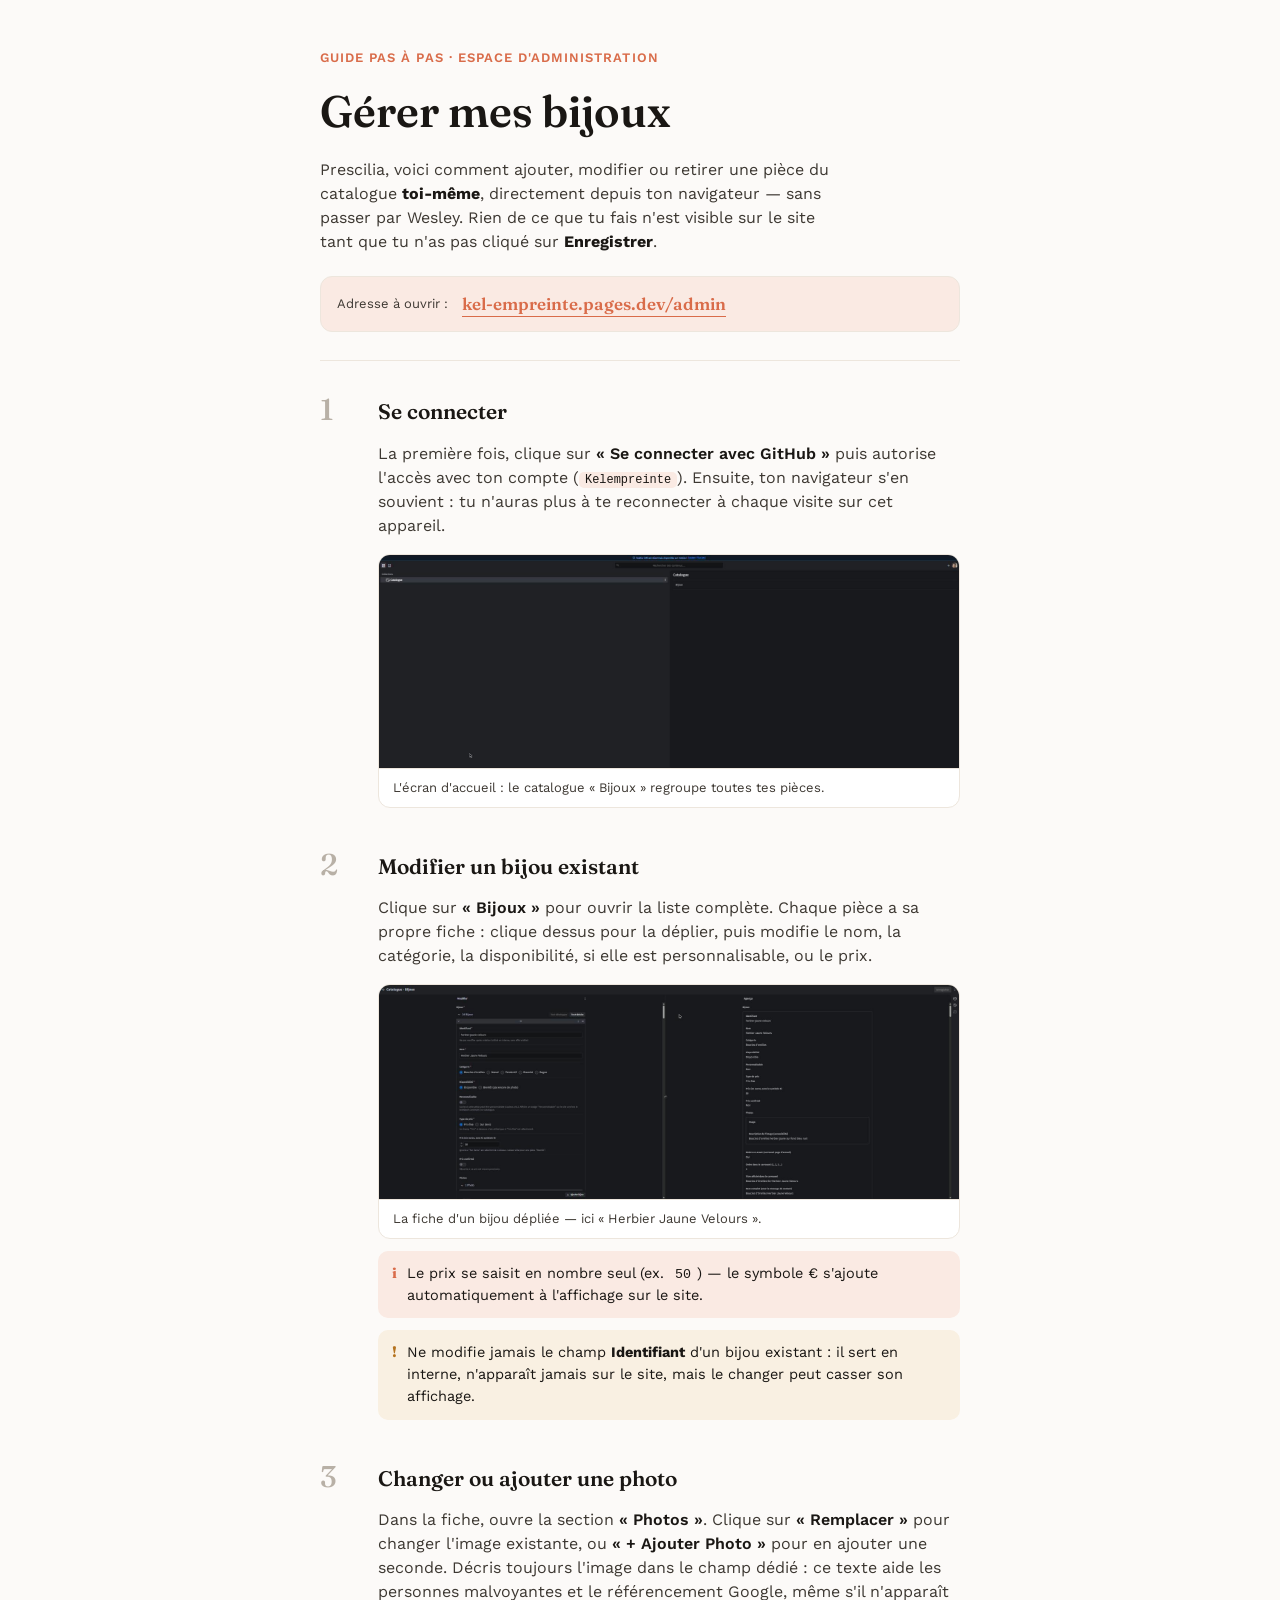
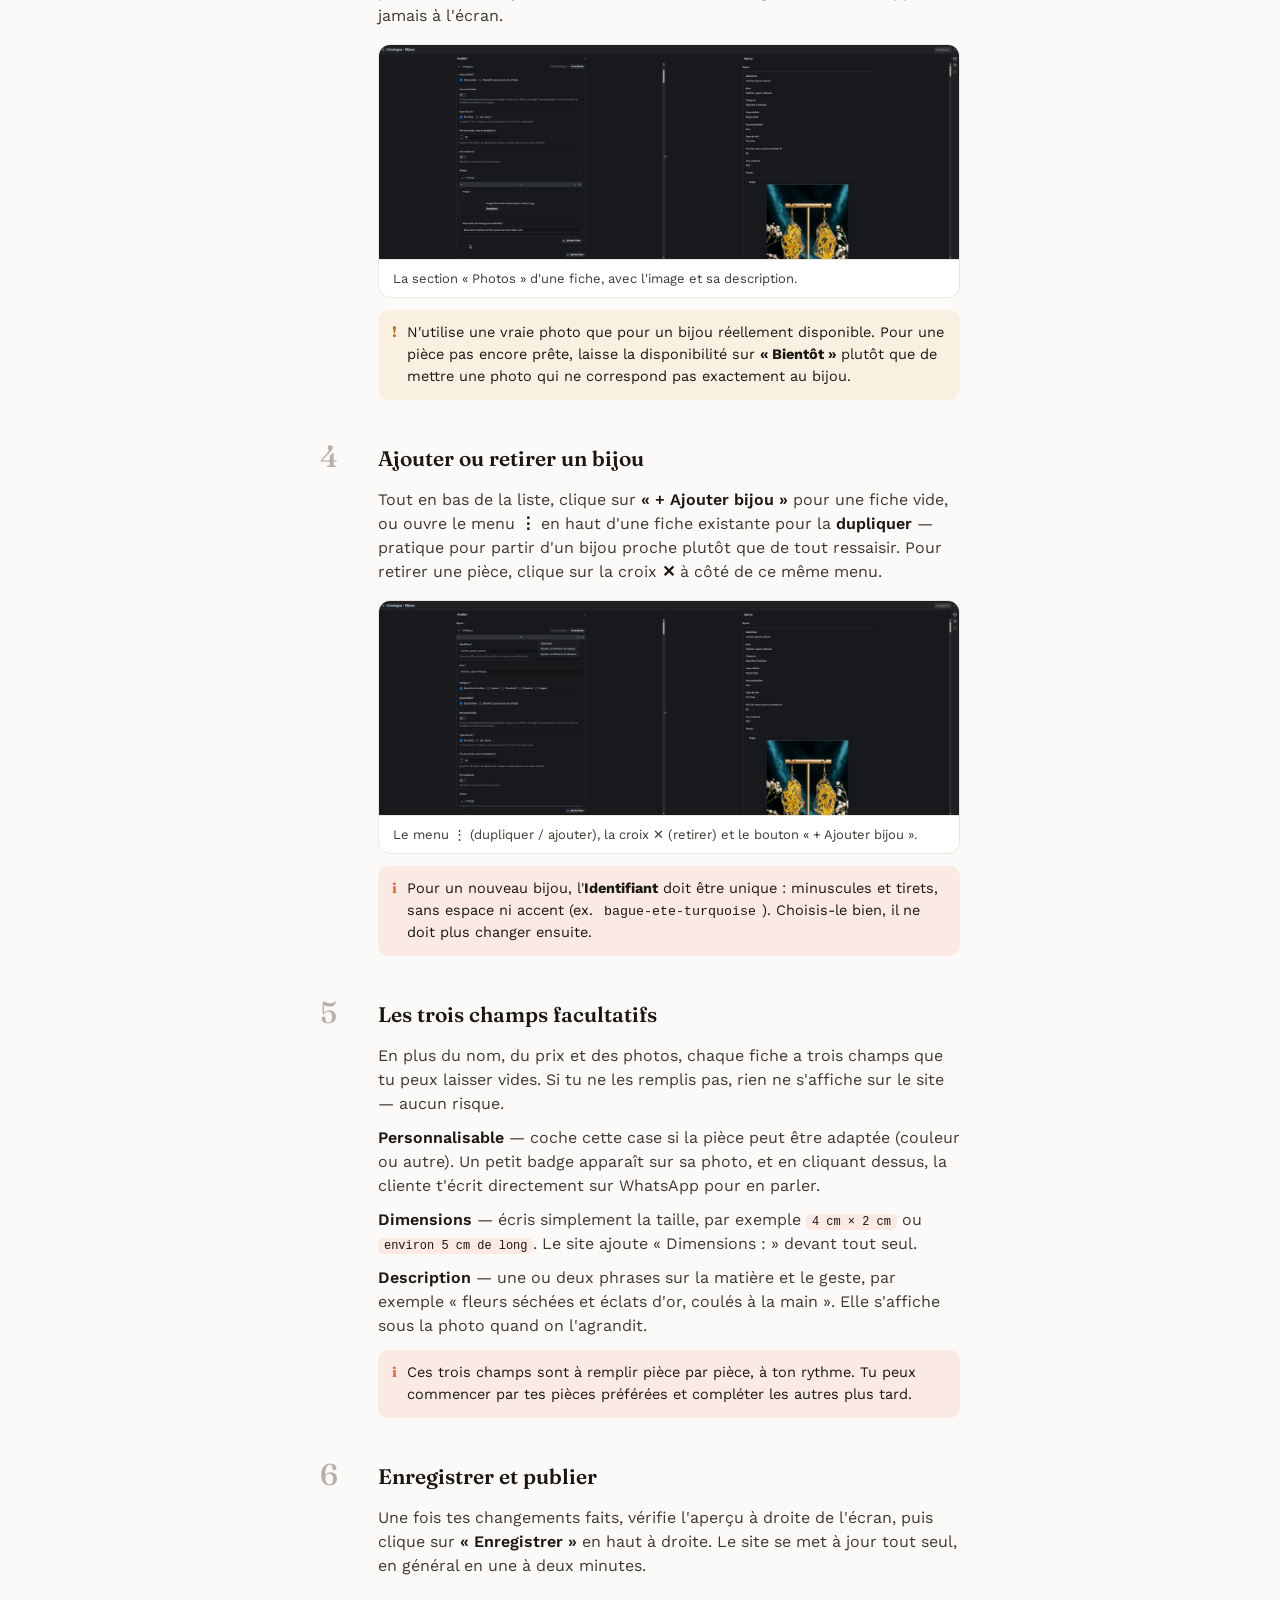
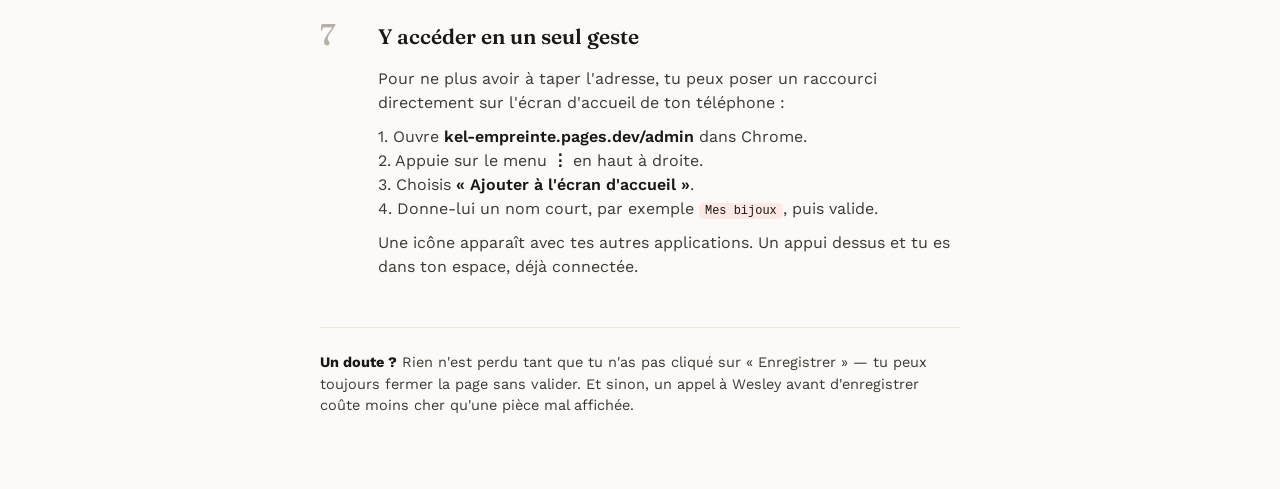
<file: admin/guide.html>
﻿<!DOCTYPE html>
<html lang="fr">
<head>
<meta charset="UTF-8">
<meta name="viewport" content="width=device-width, initial-scale=1.0">
<meta name="robots" content="noindex">
<title>Gérer mes bijoux</title>
<link rel="stylesheet" href="https://fonts.googleapis.com/css2?family=Fraunces:opsz,wght@9..144,500;9..144,600;9..144,700&family=Work+Sans:wght@400;500;600&display=swap">
<style>
  :root {
    --ink: #1A1714;
    --ink-soft: #3D3832;
    --paper: #FCFAF8;
    --card: #ffffff;
    --line: #EDE6DD;
    --accent: #D96C4A;
    --accent-soft: #FAEAE3;
    --warn: #B5731F;
    --warn-soft: #F9F0E2;
    --step-num: #B8B0A6;
  }
  @media (prefers-color-scheme: dark) {
    :root:not([data-theme="light"]) {
      --ink: #F5F0EB;
      --ink-soft: #B8B0A6;
      --paper: #1A1714;
      --card: #262220;
      --line: #3D3832;
      --accent: #E89274;
      --accent-soft: #3A2A23;
      --warn: #D9A55E;
      --warn-soft: #3A3122;
      --step-num: #56493D;
    }
  }
  :root[data-theme="dark"] {
    --ink: #F5F0EB;
    --ink-soft: #B8B0A6;
    --paper: #1A1714;
    --card: #262220;
    --line: #3D3832;
    --accent: #E89274;
    --accent-soft: #3A2A23;
    --warn: #D9A55E;
    --warn-soft: #3A3122;
    --step-num: #56493D;
  }

  * { box-sizing: border-box; }
  body {
    background: var(--paper);
    color: var(--ink);
    font-family: 'Work Sans', sans-serif;
    line-height: 1.5;
  }
  h1, h2 {
    font-family: 'Fraunces', serif;
    text-wrap: balance;
    margin: 0;
  }
  .wrap {
    max-width: 640px;
    margin: 0 auto;
    padding-block: 40px 64px;
  }

  header.hero {
    padding-bottom: 28px;
    border-bottom: 1px solid var(--line);
    margin-bottom: 32px;
  }
  .eyebrow {
    font-size: 13px;
    letter-spacing: 0.08em;
    text-transform: uppercase;
    color: var(--accent);
    font-weight: 600;
    margin-bottom: 10px;
  }
  h1 { font-size: clamp(32px, 7vw, 44px); font-weight: 600; }
  .intro {
    margin-top: 14px;
    color: var(--ink-soft);
    font-size: 16px;
    max-width: 52ch;
  }
  .intro strong { color: var(--ink); }

  .access {
    margin-top: 22px;
    display: flex;
    flex-wrap: wrap;
    align-items: center;
    gap: 10px 14px;
    background: var(--accent-soft);
    border: 1px solid var(--line);
    border-radius: 12px;
    padding: 14px 16px;
  }
  .access .label { font-size: 13px; color: var(--ink-soft); }
  .access a {
    font-family: 'Fraunces', serif;
    font-size: 17px;
    font-weight: 600;
    color: var(--accent);
    text-decoration: none;
    border-bottom: 1px solid currentColor;
  }

  .step {
    display: grid;
    grid-template-columns: 40px 1fr;
    gap: 4px 18px;
    margin-bottom: 40px;
  }
  .step-num {
    font-family: 'Fraunces', serif;
    font-size: 30px;
    font-weight: 500;
    color: var(--step-num);
    line-height: 1.1;
    grid-row: span 2;
  }
  .step h2 { font-size: 21px; font-weight: 600; padding-top: 3px; }
  .step-body { grid-column: 2; }
  .step-body p { margin: 10px 0 0; color: var(--ink-soft); }
  .step-body p strong { color: var(--ink); font-weight: 600; }
  .step-body code {
    background: var(--accent-soft);
    color: var(--ink);
    padding: 1px 6px;
    border-radius: 5px;
    font-size: 0.92em;
  }

  figure {
    margin: 16px 0 0;
    border: 1px solid var(--line);
    border-radius: 12px;
    overflow: hidden;
    background: var(--card);
  }
  figure img { display: block; width: 100%; }
  figcaption {
    padding: 9px 14px;
    font-size: 13px;
    color: var(--ink-soft);
    border-top: 1px solid var(--line);
  }

  .tip, .warn {
    margin-top: 12px;
    border-radius: 10px;
    padding: 12px 14px;
    font-size: 14.5px;
    display: flex;
    gap: 10px;
  }
  .tip { background: var(--accent-soft); color: var(--ink); }
  .warn { background: var(--warn-soft); color: var(--ink); }
  .tip .mark, .warn .mark { flex-shrink: 0; font-family: 'Fraunces', serif; font-weight: 700; }
  .tip .mark { color: var(--accent); }
  .warn .mark { color: var(--warn); }

  footer.closing {
    margin-top: 48px;
    padding-top: 24px;
    border-top: 1px solid var(--line);
    display: flex;
    gap: 12px;
    align-items: flex-start;
  }
  footer.closing p { margin: 0; color: var(--ink-soft); font-size: 14.5px; }
  footer.closing strong { color: var(--ink); }

  @media (max-width: 480px) {
    .step { grid-template-columns: 30px 1fr; gap: 2px 12px; }
    .step-num { font-size: 24px; }
  }
</style>
</head>
<body>
<div class="wrap">

  <header class="hero">
    <div class="eyebrow">Guide pas à pas · espace d'administration</div>
    <h1>Gérer mes bijoux</h1>
    <p class="intro">
      Prescilia, voici comment ajouter, modifier ou retirer une pièce du catalogue
      <strong>toi-même</strong>, directement depuis ton navigateur — sans passer par Wesley.
      Rien de ce que tu fais n'est visible sur le site tant que tu n'as pas cliqué sur
      <strong>Enregistrer</strong>.
    </p>
    <div class="access">
      <span class="label">Adresse à ouvrir :</span>
      <a href="https://kel-empreinte.pages.dev/admin/" target="_blank" rel="noopener">kel-empreinte.pages.dev/admin</a>
    </div>
  </header>

  <div class="step">
    <div class="step-num">1</div>
    <h2>Se connecter</h2>
    <div class="step-body">
      <p>
        La première fois, clique sur <strong>« Se connecter avec GitHub »</strong> puis autorise
        l'accès avec ton compte (<code>Kelempreinte</code>). Ensuite, ton navigateur s'en souvient :
        tu n'auras plus à te reconnecter à chaque visite sur cet appareil.
      </p>
      <figure>
        <img src="[data-uri]" alt="Écran d'accueil de l'espace admin, avec le catalogue Bijoux" loading="lazy">
        <figcaption>L'écran d'accueil : le catalogue « Bijoux » regroupe toutes tes pièces.</figcaption>
      </figure>
    </div>
  </div>

  <div class="step">
    <div class="step-num">2</div>
    <h2>Modifier un bijou existant</h2>
    <div class="step-body">
      <p>
        Clique sur <strong>« Bijoux »</strong> pour ouvrir la liste complète. Chaque pièce a sa
        propre fiche : clique dessus pour la déplier, puis modifie le nom, la catégorie, la
        disponibilité, si elle est personnalisable, ou le prix.
      </p>
      <figure>
        <img src="[data-uri]" alt="Fiche dépliée du bijou Herbier Jaune Velours avec ses champs" loading="lazy">
        <figcaption>La fiche d'un bijou dépliée — ici « Herbier Jaune Velours ».</figcaption>
      </figure>
      <div class="tip">
        <span class="mark">i</span>
        <span>Le prix se saisit en nombre seul (ex. <code>50</code>) — le symbole € s'ajoute
        automatiquement à l'affichage sur le site.</span>
      </div>
      <div class="warn">
        <span class="mark">!</span>
        <span>Ne modifie jamais le champ <strong>Identifiant</strong> d'un bijou existant : il
        sert en interne, n'apparaît jamais sur le site, mais le changer peut casser son
        affichage.</span>
      </div>
    </div>
  </div>

  <div class="step">
    <div class="step-num">3</div>
    <h2>Changer ou ajouter une photo</h2>
    <div class="step-body">
      <p>
        Dans la fiche, ouvre la section <strong>« Photos »</strong>. Clique sur
        <strong>« Remplacer »</strong> pour changer l'image existante, ou
        <strong>« + Ajouter Photo »</strong> pour en ajouter une seconde. Décris toujours
        l'image dans le champ dédié : ce texte aide les personnes malvoyantes et le
        référencement Google, même s'il n'apparaît jamais à l'écran.
      </p>
      <figure>
        <img src="[data-uri]" alt="Section Photos d'une fiche bijou avec les boutons Remplacer et Ajouter Photo" loading="lazy">
        <figcaption>La section « Photos » d'une fiche, avec l'image et sa description.</figcaption>
      </figure>
      <div class="warn">
        <span class="mark">!</span>
        <span>N'utilise une vraie photo que pour un bijou réellement disponible. Pour une pièce
        pas encore prête, laisse la disponibilité sur <strong>« Bientôt »</strong> plutôt que de
        mettre une photo qui ne correspond pas exactement au bijou.</span>
      </div>
    </div>
  </div>

  <div class="step">
    <div class="step-num">4</div>
    <h2>Ajouter ou retirer un bijou</h2>
    <div class="step-body">
      <p>
        Tout en bas de la liste, clique sur <strong>« + Ajouter bijou »</strong> pour une fiche
        vide, ou ouvre le menu <strong>⋮</strong> en haut d'une fiche existante pour la
        <strong>dupliquer</strong> — pratique pour partir d'un bijou proche plutôt que de tout
        ressaisir. Pour retirer une pièce, clique sur la croix <strong>✕</strong> à côté de ce
        même menu.
      </p>
      <figure>
        <img src="[data-uri]" alt="Menu d'actions d'une fiche bijou : dupliquer, ajouter au-dessus ou en dessous, et bouton Ajouter bijou" loading="lazy">
        <figcaption>Le menu ⋮ (dupliquer / ajouter), la croix ✕ (retirer) et le bouton « + Ajouter bijou ».</figcaption>
      </figure>
      <div class="tip">
        <span class="mark">i</span>
        <span>Pour un nouveau bijou, l'<strong>Identifiant</strong> doit être unique : minuscules
        et tirets, sans espace ni accent (ex. <code>bague-ete-turquoise</code>). Choisis-le bien,
        il ne doit plus changer ensuite.</span>
      </div>
    </div>
  </div>

  <div class="step">
    <div class="step-num">5</div>
    <h2>Les trois champs facultatifs</h2>
    <div class="step-body">
      <p>
        En plus du nom, du prix et des photos, chaque fiche a trois champs que tu peux laisser
        vides. Si tu ne les remplis pas, rien ne s'affiche sur le site — aucun risque.
      </p>
      <p>
        <strong>Personnalisable</strong> — coche cette case si la pièce peut être adaptée
        (couleur ou autre). Un petit badge apparaît sur sa photo, et en cliquant dessus, la
        cliente t'écrit directement sur WhatsApp pour en parler.
      </p>
      <p>
        <strong>Dimensions</strong> — écris simplement la taille, par exemple
        <code>4 cm × 2 cm</code> ou <code>environ 5 cm de long</code>. Le site ajoute
        « Dimensions : » devant tout seul.
      </p>
      <p>
        <strong>Description</strong> — une ou deux phrases sur la matière et le geste, par
        exemple « fleurs séchées et éclats d'or, coulés à la main ». Elle s'affiche sous la
        photo quand on l'agrandit.
      </p>
      <div class="tip">
        <span class="mark">i</span>
        <span>Ces trois champs sont à remplir pièce par pièce, à ton rythme. Tu peux commencer
        par tes pièces préférées et compléter les autres plus tard.</span>
      </div>
    </div>
  </div>

  <div class="step">
    <div class="step-num">6</div>
    <h2>Enregistrer et publier</h2>
    <div class="step-body">
      <p>
        Une fois tes changements faits, vérifie l'aperçu à droite de l'écran, puis clique sur
        <strong>« Enregistrer »</strong> en haut à droite. Le site se met à jour tout seul,
        en général en une à deux minutes.
      </p>
    </div>
  </div>

  <div class="step">
    <div class="step-num">7</div>
    <h2>Y accéder en un seul geste</h2>
    <div class="step-body">
      <p>
        Pour ne plus avoir à taper l'adresse, tu peux poser un raccourci directement sur
        l'écran d'accueil de ton téléphone :
      </p>
      <p>
        1. Ouvre <strong>kel-empreinte.pages.dev/admin</strong> dans Chrome.<br>
        2. Appuie sur le menu <strong>⋮</strong> en haut à droite.<br>
        3. Choisis <strong>« Ajouter à l'écran d'accueil »</strong>.<br>
        4. Donne-lui un nom court, par exemple <code>Mes bijoux</code>, puis valide.
      </p>
      <p>
        Une icône apparaît avec tes autres applications. Un appui dessus et tu es dans ton
        espace, déjà connectée.
      </p>
    </div>
  </div>

  <footer class="closing">
    <p>
      <strong>Un doute ?</strong> Rien n'est perdu tant que tu n'as pas cliqué sur
      « Enregistrer » — tu peux toujours fermer la page sans valider. Et sinon, un appel à
      Wesley avant d'enregistrer coûte moins cher qu'une pièce mal affichée.
    </p>
  </footer>

</div>
</body>
</html>
</file>
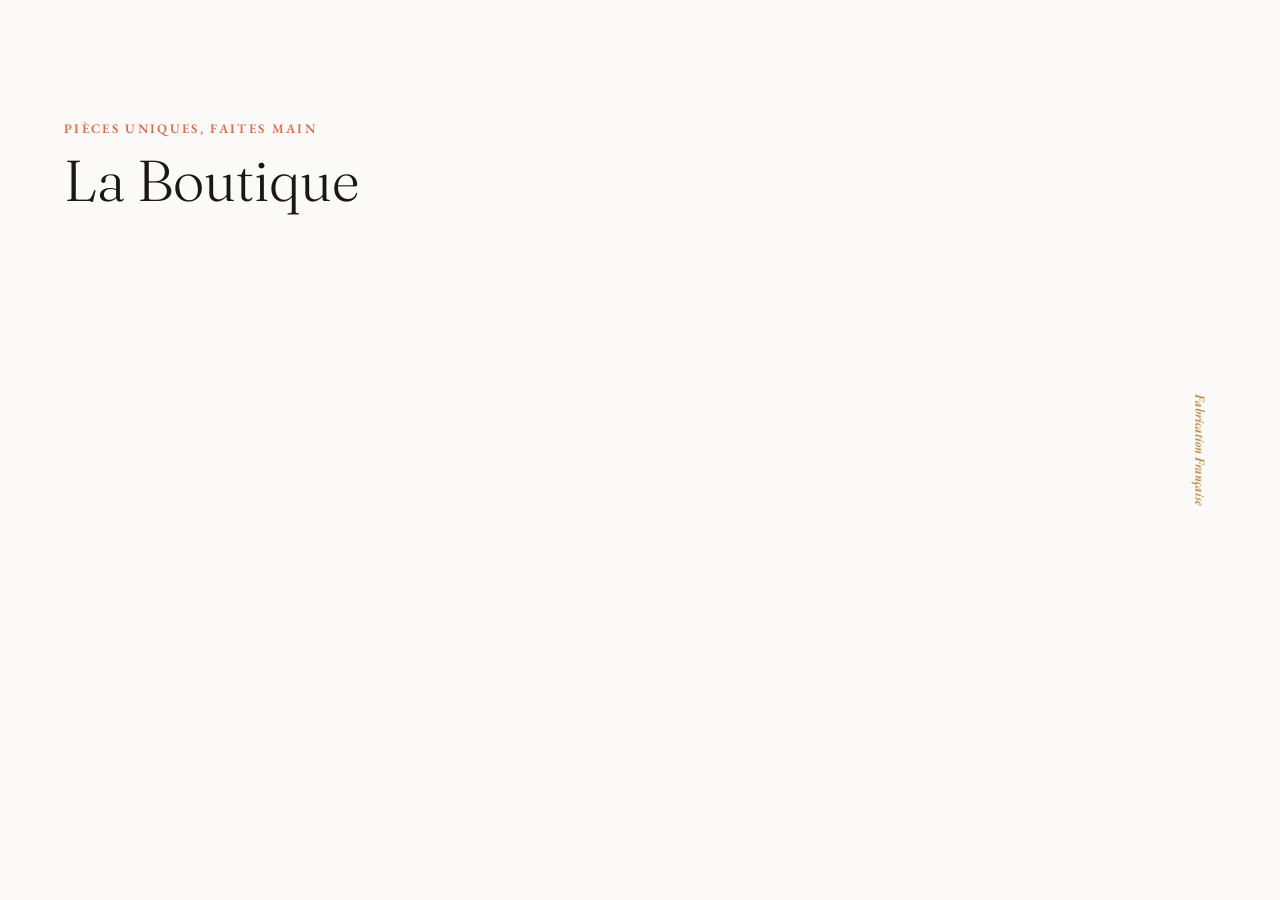
<file: templates/boutique.html>
<!DOCTYPE html>
<html lang="fr">
<head>
<meta charset="UTF-8">
<meta name="viewport" content="width=device-width, initial-scale=1.0">
<meta name="color-scheme" content="light dark">
<title>La Boutique · Kel'Empreinte</title>
<meta name="description" content="Toutes les créations Kel'Empreinte : boucles d'oreilles, colliers, nœuds papillon, bagues et bracelets en résine et fleurs séchées. Pièces uniques, faites main en France.">
<meta property="og:type" content="website">
<meta property="og:site_name" content="Kel'Empreinte">
<meta property="og:title" content="La Boutique · Kel'Empreinte">
<meta property="og:description" content="Toutes les créations Kel'Empreinte : pièces uniques en résine et fleurs séchées, faites main en France.">
<meta property="og:url" content="https://kel-empreinte.pages.dev/boutique/">
<meta property="og:image" content="https://kel-empreinte.pages.dev/images/logo/og-image-kel-empreinte.png">
<meta property="og:image:width" content="1200">
<meta property="og:image:height" content="630">
<meta name="twitter:card" content="summary_large_image">
<link rel="icon" type="image/png" sizes="200x200" href="/images/logo/logo-kel-empreinte.png">
<link rel="icon" type="image/svg+xml" href="/favicon.svg">
<link rel="preconnect" href="https://fonts.googleapis.com">
<link href="https://fonts.googleapis.com/css2?family=Fraunces:ital,opsz,wght@0,9..144,300..500;1,9..144,300..500&family=Work+Sans:wght@300;400;500;600&family=EB+Garamond:ital,wght@0,400;0,500;0,600;1,400;1,500;1,600&display=swap" rel="stylesheet">
<link rel="stylesheet" href="/tokens.css">
<link rel="stylesheet" href="/tooplate-ivory-style.css">
<link rel="stylesheet" href="/shop.css">
</head>
<body class="page-shop">
<!-- Gabarit de /boutique/ — build.js remplit les régions « build:… » depuis data/products.json
     et écrit boutique/index.html (dossier généré, non versionné). Chemins absolus : la page vit
     sous /boutique/. La navigation est celle de l'accueil, « Boutique » active ; les autres entrées
     renvoient aux sections de l'accueil. -->

<div class="est-label" aria-hidden="true">Fabrication Française</div>

<!-- build:nav:start — généré par build.js depuis templates/partials/nav.html et NAV_ITEMS -->
<!-- build:nav:end -->

<main class="shop" id="boutique">
  <header class="shop-header">
    <p class="shop-eyebrow">Pièces uniques, faites main</p>
    <h1 class="shop-title">La Boutique</h1>
    <!-- build:shop-intro:start — généré par build.js, le lien WhatsApp vient de data/site.json -->
    <!-- build:shop-intro:end -->
  </header>

  <!-- Arrivée depuis une collection de l'accueil (?collection=<id>) : mention avec croix, remplie par shop.js -->
  <p class="shop-collection" id="shopCollection" hidden>
    <span class="shop-collection-label">Collection&nbsp;:</span>
    <span class="shop-collection-name" id="shopCollectionName"></span>
    <button type="button" class="shop-collection-clear" id="shopCollectionClear" aria-label="Voir toutes les pièces">&times;</button>
  </p>

  <!-- Deux barres de puces, cumulables ; les compteurs initiaux sont posés au build, shop.js les
       recalcule selon les filtres actifs. Un type sans pièce n'a pas de puce. -->
  <div class="shop-filters">
    <div class="shop-chips" role="group" aria-label="Public" data-filter="audience">
      <!-- build:shop-chips-audience:start — généré par build.js -->
      <!-- build:shop-chips-audience:end -->
    </div>
    <div class="shop-chips" role="group" aria-label="Type de pièce" data-filter="category">
      <!-- build:shop-chips-category:start — généré par build.js -->
      <!-- build:shop-chips-category:end -->
    </div>
  </div>

  <div class="shop-toolbar">
    <!-- check-site.js lit ce compteur : « class="shop-count" » -->
    <!-- build:shop-count:start — généré par build.js -->
    <!-- build:shop-count:end -->
    <ul class="shop-active" id="shopActive" aria-label="Filtres actifs" hidden></ul>
  </div>

  <ul class="shop-grid" id="shopGrid" aria-live="polite">
    <!-- build:shop-cards:start — généré par build.js depuis data/products.json -->
    <!-- build:shop-cards:end -->
  </ul>
  <p class="shop-empty" id="shopEmpty" hidden>Aucune pièce ne correspond à ces filtres. <button type="button" class="cta-link" id="shopReset">Tout afficher</button></p>
</main>

<!-- build:footer:start — généré par build.js depuis templates/partials/footer.html et data/site.json -->
<!-- build:footer:end -->

<!-- Noms des collections, pour la mention « Collection : … » (shop.js) -->
<script type="application/json" id="shopCollections">
<!-- build:shop-collections-json:start — généré par build.js depuis data/collections.json -->
<!-- build:shop-collections-json:end -->
</script>
<script src="/catalog.js"></script>
<script src="/site.js"></script>
<script src="/shop.js"></script>
</body>
</html>
</file>
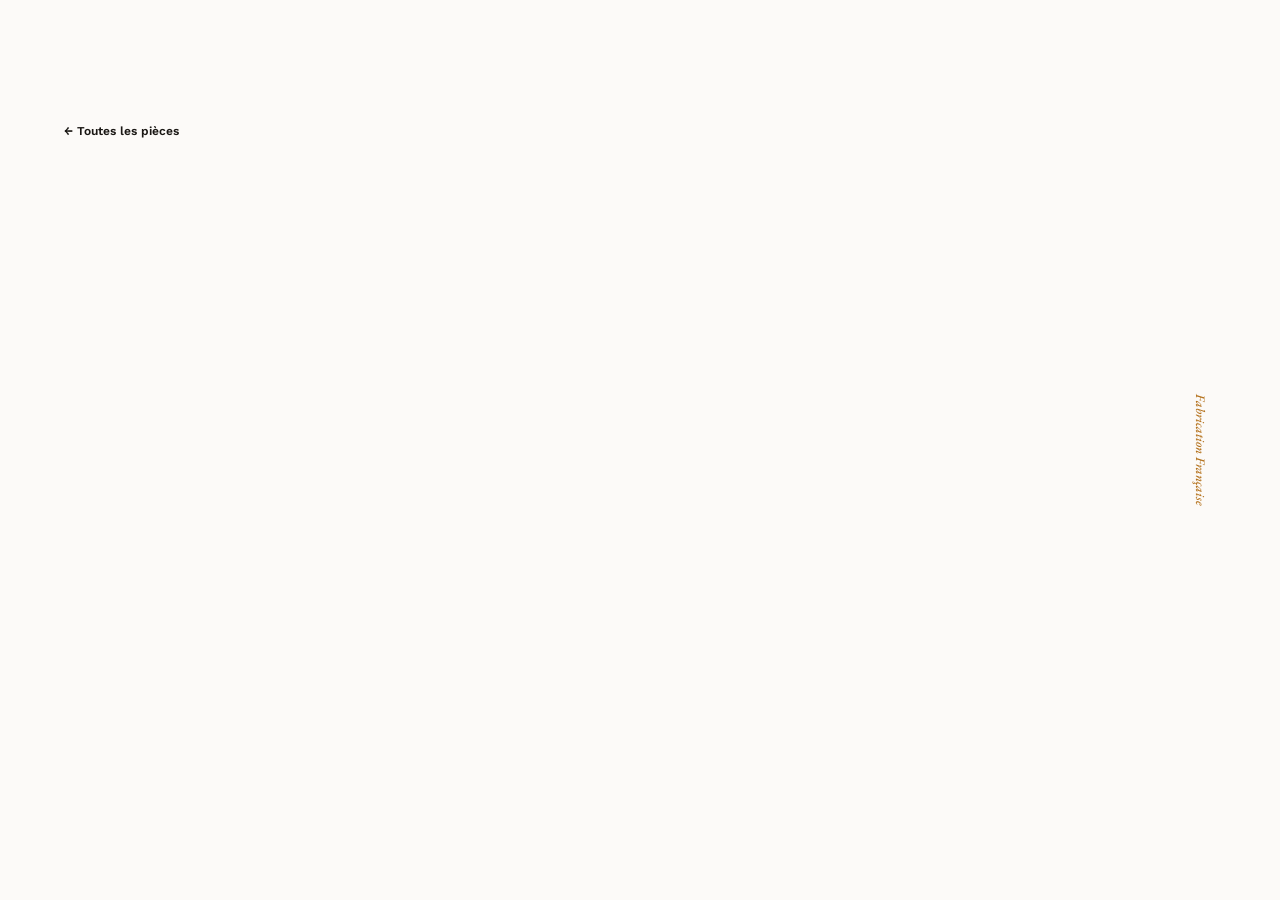
<file: templates/piece.html>
<!DOCTYPE html>
<html lang="fr">
<head>
<meta charset="UTF-8">
<meta name="viewport" content="width=device-width, initial-scale=1.0">
<meta name="color-scheme" content="light dark">
<!-- build:piece-head:start — titre, description et balises og: générés par build.js pour chaque pièce -->
<!-- build:piece-head:end -->
<link rel="icon" type="image/png" sizes="200x200" href="/images/logo/logo-kel-empreinte.png">
<link rel="icon" type="image/svg+xml" href="/favicon.svg">
<link rel="preconnect" href="https://fonts.googleapis.com">
<link href="https://fonts.googleapis.com/css2?family=Fraunces:ital,opsz,wght@0,9..144,300..500;1,9..144,300..500&family=Work+Sans:wght@300;400;500;600&family=EB+Garamond:ital,wght@0,400;0,500;0,600;1,400;1,500;1,600&display=swap" rel="stylesheet">
<link rel="stylesheet" href="/tokens.css">
<link rel="stylesheet" href="/tooplate-ivory-style.css">
<link rel="stylesheet" href="/shop.css">
</head>
<body class="page-piece">
<!-- Gabarit d'une page pièce — build.js remplit les régions « build:… » depuis
     data/products.json et écrit boutique/<id>/index.html pour chaque pièce visible (disponible,
     réservée, vendue). Chemins absolus : la page vit sous /boutique/<id>/. -->

<div class="est-label" aria-hidden="true">Fabrication Française</div>

<!-- build:nav:start — généré par build.js depuis templates/partials/nav.html et NAV_ITEMS -->
<!-- build:nav:end -->

<!-- Zoom sur une photo (site.js) -->
<div class="lightbox" id="lightbox" aria-hidden="true">
  <button class="lightbox-close" aria-label="Fermer">&times;</button>
  <figure class="lightbox-figure">
    <img class="lightbox-img" alt="">
    <figcaption class="lightbox-caption" hidden>
      <span class="lightbox-caption-name"></span>
      <span class="lightbox-caption-dimensions"></span>
      <p class="lightbox-caption-desc"></p>
    </figcaption>
  </figure>
</div>

<main class="piece">
  <nav class="piece-breadcrumb" aria-label="Fil d'Ariane">
    <a href="/boutique/" class="cta-link cta-link--dark">&larr; Toutes les pièces</a>
  </nav>
  <!-- build:piece:start — généré par build.js depuis data/products.json -->
  <!-- build:piece:end -->
</main>

<!-- build:footer:start — généré par build.js depuis templates/partials/footer.html et data/site.json -->
<!-- build:footer:end -->

<script src="/catalog.js"></script>
<script src="/site.js"></script>
<script src="/shop.js"></script>
</body>
</html>
</file>
<file: tokens.css>
@charset "utf-8";
/* Tokens visuels du site Kel'Empreinte — la seule définition des couleurs, courbes et textures.

   Chargé par index.html (avant tooplate-ivory-style.css) et par l'espace de gestion (/gestion/),
   pour que l'écran de Prescilia reprenne exactement la palette du site sans en copier les valeurs :
   une couleur ajustée ici est ajustée partout. Les valeurs viennent du template Tooplate 2166
   Ivory Flow, adaptées à la marque (voir les commentaires en place). Les règles qui les utilisent
   restent dans la feuille de chaque page.

   Deux jeux de valeurs : la palette claire ci-dessous, et sa version sombre en bas de fichier
   (KD-101), appliquée quand la visiteuse a réglé son appareil en sombre. */
:root {
  /* Le site fournit ses deux modes : les contrôles natifs suivent, et Chrome Android cesse
     d'assombrir la page de force (il ne le fait que pour les sites qui ne déclarent pas de sombre) */
  color-scheme: light dark;

  --oat: #FCFAF8;
  --oat-mid: #F5F0EB;
  --oat-deep: #EDE6DD;
  --terra: #D96C4A;
  --terra-light: rgba(217, 108, 74, 0.12);
  --terra-ghost: rgba(217, 108, 74, 0.06);
  --amber: #B5731F;
  /* Même teinte et même saturation que --amber (34°, 71%), luminosité 42% -> 34% : emphase
     factuelle lisible sur les fonds clairs du site (4,79:1 sur --oat-mid, 5,21:1 sur --oat),
     là où --amber plafonne à 3,41:1. Reste hors de tout élément interactif, comme --amber. */
  --amber-deep: #945E19;
  --amber-ghost: rgba(181, 115, 31, 0.06);
  --ink: #1A1714;
  --ink-soft: #3D3832;
  --ink-muted: #6C6459;
  --ink-faint: #B8B0A6;
  --white: #FFFFFF;
  --gold: #AD8A3C;
  --gold-light: #C9A431;
  --gold-ghost: rgba(173, 138, 60, 0.06);
  /* Surfaces translucides et filets : le même crème et la même encre que ci-dessus, avec une
     transparence. Définis ici, et non en dur dans les feuilles, pour basculer avec la palette. */
  --glass: rgba(252, 250, 248, 0.65);        /* nav en pilule */
  --glass-strong: rgba(252, 250, 248, 0.92); /* bouton hamburger */
  --glass-opaque: rgba(252, 250, 248, 0.97); /* menu mobile */
  --hairline: rgba(26, 23, 20, 0.06);        /* filets de la nav et du hamburger */
  --ghost-text: rgba(26, 23, 20, 0.035);     /* « Kel'Empreinte » en filigrane de la signature */
  /* Constantes : les surfaces sombres par design (section « Comment naît chaque pièce »,
     fragment vidéo, lightbox) gardent ces valeurs dans les deux modes. Ne servent qu'à ces
     surfaces et à leur texte — pour le reste, --ink et --oat basculent. */
  --night: #1A1714;
  --cream: #FCFAF8;
  --cream-muted: #B8B0A6;
  --ease-soft: cubic-bezier(0.23, 1, 0.32, 1);
  --ease-expo: cubic-bezier(0.22, 1, 0.36, 1);
  --noise-texture: url("data:image/svg+xml,%3Csvg viewBox='0 0 256 256' xmlns='http://www.w3.org/2000/svg'%3E%3Cfilter id='noise'%3E%3CfeTurbulence type='fractalNoise' baseFrequency='0.9' numOctaves='4' stitchTiles='stitch'/%3E%3C/filter%3E%3Crect width='100%25' height='100%25' filter='url(%23noise)' opacity='1'/%3E%3C/svg%3E");
}

/* Mode sombre (KD-101). Palette calibrée sur l'assombrissement automatique de Chrome Android
   (inversion de luminosité en CIELAB, L' = 110 − L, gris purs ramenés à #121212) : c'était le
   rendu approuvé avant que le site ne déclare son propre mode sombre, et déclarer le sien est
   la seule façon d'offrir le même rendu sur iPhone et Firefox, qui n'assombrissent jamais une
   page. Écarts volontaires, décidés sur captures : --ink-faint atténué (Chrome le garde tel
   quel, ce qui le rend plus clair que --ink-muted) ; --terra et --amber inchangés (Chrome
   assombrit le texte terracotta à 3,8:1). --white, --terra-*, les ors et les constantes ne
   bougent pas. Contrastes indiqués sur --oat sombre. */
@media (prefers-color-scheme: dark) {
  :root {
    --oat: #201E1D;
    --oat-mid: #282521;
    --oat-deep: #312C25;
    --amber-deep: #CC904A;   /* 6,1:1 — les prix */
    --ink: #FCFAF8;
    --ink-soft: #DDD6CF;
    --ink-muted: #ABA296;    /* 6,6:1 */
    --ink-faint: #918880;    /* 4,8:1, reste sous --ink-muted */
    --glass: rgba(32, 30, 29, 0.65);
    --glass-strong: rgba(32, 30, 29, 0.92);
    --glass-opaque: rgba(32, 30, 29, 0.97);
    --hairline: rgba(252, 250, 248, 0.08);
    --ghost-text: rgba(252, 250, 248, 0.045);
  }
}
</file>
<file: tooplate-ivory-style.css>
@charset "utf-8";
/* CSS Document 

Tooplate 2166 Ivory Flow
    
https://www.tooplate.com/view/2166-ivory-flow

*/

/* ═══════════════════════════════════════════════
   RESET & VARIABLES
   ═══════════════════════════════════════════════ */
*, *::before, *::after { margin: 0; padding: 0; box-sizing: border-box; }

/* Les variables (--oat, --terra, --ink…) sont définies dans tokens.css, chargé avant cette
   feuille par index.html et partagé avec l'espace de gestion (/gestion/). */

html {
  scroll-behavior: smooth;
  overflow-x: hidden;
}

body {
  font-family: 'Work Sans', sans-serif;
  background: var(--oat);
  color: var(--ink);
  -webkit-font-smoothing: antialiased;
  overflow: visible;
}

a { color: inherit; text-decoration: none; }
img { display: block; max-width: 100%; height: auto; }

/* ═══════════════════════════════════════════════
   FLOATING PILL NAV
   ═══════════════════════════════════════════════ */
.pill-nav {
  position: fixed;
  top: 20px;
  left: 50%;
  transform: translateX(-50%);
  z-index: 1000;
  display: flex;
  align-items: center;
  gap: 0;
  background: var(--glass);
  backdrop-filter: blur(20px);
  -webkit-backdrop-filter: blur(20px);
  border: 1px solid var(--hairline);
  border-radius: 999px;
  padding: 6px 8px;
  box-shadow: 0 4px 24px rgba(26, 23, 20, 0.06);
}

.pill-nav a {
  font-family: 'EB Garamond', serif;
  font-size: 14px;
  font-weight: 600;
  color: var(--ink-soft);
  padding: 8px 18px;
  border-radius: 999px;
  transition: color 0.5s var(--ease-soft), background 0.5s var(--ease-soft);
  white-space: nowrap;
  display: grid;
}

.pill-nav a span,
.pill-nav a::before,
.pill-nav a::after {
  grid-area: 1 / 1;
}

.pill-nav a::before,
.pill-nav a::after {
  content: attr(data-text);
  visibility: hidden;
  pointer-events: none;
}

.pill-nav a::before {
  font-style: normal;
}

.pill-nav a::after {
  font-style: italic;
}

.pill-nav a span {
  transition: color 0.5s var(--ease-soft);
}

.pill-nav a:hover span,
.pill-nav a.active span {
  color: var(--terra);
  font-style: italic;
}

/* ═══════════════════════════════════════════════
   EST. 2026 VERTICAL DECORATOR (Right Edge)
   ═══════════════════════════════════════════════ */
.est-label {
  position: fixed;
  right: 24px;
  top: 50%;
  transform: translateY(-50%) rotate(90deg);
  transform-origin: center center;
  font-family: 'EB Garamond', serif;
  font-size: 13px;
  font-weight: 500;
  font-style: italic;
  color: var(--amber);
  transition: color 0.4s;
  z-index: 900;
  pointer-events: none;
  white-space: nowrap;
}

.est-label--on-dark {
  color: var(--cream-muted);
}

/* ═══════════════════════════════════════════════
   EXPANDING UNDERLINE CTA (No Standard Buttons)
   ═══════════════════════════════════════════════ */
.cta-link {
  display: inline-block;
  font-family: 'Work Sans', sans-serif;
  font-size: 12px;
  font-weight: 600;
  color: var(--terra);
  position: relative;
  padding-bottom: 4px;
  cursor: pointer;
  background: none;
  border: none;
}

.cta-link::after {
  content: '';
  position: absolute;
  bottom: 0;
  left: 0;
  width: 0;
  height: 1.5px;
  background: var(--terra);
  transition: width 0.7s var(--ease-soft);
}

.cta-link:hover::after {
  width: 100%;
}

.cta-link--dark { color: var(--ink); }
.cta-link--dark::after { background: var(--ink); }

.cta-link--light { color: var(--cream); }
.cta-link--light::after { background: var(--cream); }

/* ═══════════════════════════════════════════════
   SECTION LAYOUT (scroll classique)
   Chaque section suit son contenu ; seul le hero fait un écran (voir .hero).
   ═══════════════════════════════════════════════ */
.canvas-section {
  overflow: hidden;
}

/* ═══════════════════════════════════════════════
   SECTION 1: HERO (Split Screen)
   ═══════════════════════════════════════════════ */
.hero {
  background: var(--oat);
  display: grid;
  grid-template-columns: 1fr 1fr;
  min-height: 100vh; /* la seule section plein écran : l'entrée en matière */
}

.hero-image {
  position: relative;
  overflow: hidden;
}

.hero-image img {
  width: 100%;
  height: 100%;
  object-fit: cover;
}

.hero-content {
  display: flex;
  flex-direction: column;
  justify-content: center;
  padding: 80px 64px 80px 56px;
}

.hero-eyebrow {
  font-family: 'EB Garamond', serif;
  font-size: 10px;
  font-weight: 400;
  letter-spacing: 0.3em;
  text-transform: uppercase;
  color: var(--terra);
  margin-bottom: 28px;
  opacity: 0;
  animation: fadeUp 0.9s var(--ease-soft) 0.3s forwards;
}

.hero-title {
  font-family: 'Fraunces', serif;
  font-optical-sizing: auto;
  font-size: clamp(42px, 5.5vw, 88px);
  font-weight: 300;
  line-height: 1.05;
  letter-spacing: -0.02em;
  color: var(--ink);
  margin-bottom: 28px;
  opacity: 0;
  animation: fadeUp 1s var(--ease-soft) 0.5s forwards;
}

.hero-title em {
  font-style: italic;
  color: var(--terra);
}

.hero-desc {
  font-size: 15px;
  font-weight: 300;
  line-height: 1.8;
  color: var(--ink-muted);
  max-width: 380px;
  margin-bottom: 36px;
  opacity: 0;
  animation: fadeUp 0.9s var(--ease-soft) 0.7s forwards;
}

.hero-cta {
  opacity: 0;
  animation: fadeUp 0.9s var(--ease-soft) 0.9s forwards;
}

@keyframes fadeUp {
  from { opacity: 0; transform: translateY(20px); }
  to { opacity: 1; transform: translateY(0); }
}

/* ═══════════════════════════════════════════════
   KEL'EMPREINTE LOGO (image mark — sizing only)
   ═══════════════════════════════════════════════ */
/* Chaque logo est un <picture> (version claire du logo en mode sombre, KD-101) : transparent
   pour la mise en page, c'est l'<img> qui porte la classe de taille et la place dans le flex */
picture { display: contents; }

.kel-logo {
  display: block;
}

.kel-logo--hero { width: 72px; height: 72px; }
.kel-logo--signature { width: 96px; height: 96px; margin: 0 auto; }

/* ═══════════════════════════════════════════════
   SECTION 4: THE PROCESS (Vertical Timeline)
   Sombre par design, dans les deux modes : couleurs constantes --night / --cream / --cream-muted
   ═══════════════════════════════════════════════ */
.process {
  background: var(--night);
  color: var(--cream);
  display: flex;
  align-items: center;
  padding: 100px 64px;
}

.process-inner {
  display: grid;
  grid-template-columns: 1fr 1fr;
  gap: 80px;
  width: 100%;
  max-width: 1100px;
  margin: 0 auto;
}

.process-left {
  position: relative;
}

.process-title {
  font-family: 'Fraunces', serif;
  font-optical-sizing: auto;
  font-size: clamp(28px, 3.5vw, 48px);
  font-weight: 300;
  line-height: 1.15;
  margin-bottom: 20px;
}

.process-subtitle {
  font-size: 15px;
  font-weight: 300;
  color: var(--cream-muted);
  line-height: 1.8;
  max-width: 340px;
}

.timeline {
  position: relative;
  padding-left: 40px;
}

.timeline-item {
  position: relative;
  padding: 0 0 56px 0;
  opacity: 0.2;
  transform: translateY(12px);
  transition: opacity 0.9s var(--ease-soft), transform 0.9s var(--ease-soft);
}

.timeline-item.in-view {
  opacity: 1;
  transform: translateY(0);
}

.timeline-item::before {
  content: '';
  position: absolute;
  left: -43.5px;
  top: 7px;
  width: 7px;
  height: 7px;
  border-radius: 50%;
  border: 1.5px solid var(--terra);
  background: var(--night);
  transition: background 0.5s var(--ease-soft);
}

.timeline-item:nth-child(2)::before { left: -44.5px; top: 6px; width: 9px; height: 9px; }
.timeline-item:nth-child(3)::before { left: -45.5px; top: 5px; width: 11px; height: 11px; }
.timeline-item:nth-child(4)::before { left: -46.5px; top: 4px; width: 13px; height: 13px; }

.timeline-item.in-view::before {
  background: var(--terra);
}

.timeline-item:not(:last-child)::after {
  content: '';
  position: absolute;
  top: 10.5px;
  height: 100%;
  left: -41px;
  width: 2px;
  background: var(--terra);
}

.timeline-item:nth-child(1)::after {
  left: -40.5px;
  width: 1px;
  background: linear-gradient(180deg, transparent, var(--terra));
}

.timeline-item:nth-child(3)::after {
  left: -41.5px;
  width: 3px;
  background: linear-gradient(180deg, var(--terra), transparent);
}

.timeline-step {
  font-family: 'EB Garamond', serif;
  font-size: 13px;
  font-style: italic;
  color: var(--terra);
  margin-bottom: 10px;
}

.timeline-heading {
  font-family: 'Fraunces', serif;
  font-optical-sizing: auto;
  font-size: 22px;
  font-weight: 400;
  margin-bottom: 8px;
  color: var(--cream);
}

.timeline-text {
  font-size: 13px;
  font-weight: 300;
  line-height: 1.75;
  color: var(--cream-muted);
  max-width: 340px;
}

/* ═══════════════════════════════════════════════
   SECTION 5: COMMENT COMMANDER (Numbered Grid)
   ═══════════════════════════════════════════════ */
.order {
  background: var(--oat);
  display: flex;
  align-items: center;
  padding: 100px 64px;
}

.order-inner {
  width: 100%;
  max-width: 1100px;
  margin: 0 auto;
}

.order-header {
  text-align: center;
  max-width: 560px;
  margin: 0 auto 64px;
}

.order-title {
  font-family: 'Fraunces', serif;
  font-optical-sizing: auto;
  font-size: clamp(28px, 3.5vw, 48px);
  font-weight: 300;
  color: var(--ink);
  margin-bottom: 16px;
}

.order-subtitle {
  font-size: 15px;
  font-weight: 300;
  color: var(--ink-muted);
  line-height: 1.8;
}

.order-grid {
  display: grid;
  grid-template-columns: repeat(4, 1fr);
  gap: 40px;
}

.order-step {
  padding-top: 28px;
  border-top: 1px solid var(--oat-deep);
}

.order-step-num {
  display: block;
  font-family: 'Fraunces', serif;
  font-optical-sizing: auto;
  font-size: 40px;
  font-weight: 300;
  font-style: italic;
  color: var(--terra);
  margin-bottom: 16px;
}

.order-step-heading {
  font-family: 'Fraunces', serif;
  font-optical-sizing: auto;
  font-size: 19px;
  font-weight: 500;
  color: var(--ink);
  line-height: 1.3;
  margin-bottom: 10px;
}

.order-step-text {
  font-size: 13px;
  font-weight: 300;
  line-height: 1.75;
  color: var(--ink-muted);
}

.order-cta {
  margin-top: 56px;
  text-align: center;
}

/* Desktop only: break the 4-equal-column symmetry with uneven widths and a
   per-step vertical offset. Scoped above the 1024px reset (repeat(2,1fr))
   so it never fights the existing responsive breakpoints. */
@media (min-width: 1025px) {
  .order-grid {
    grid-template-columns: 1.15fr 0.9fr 1.2fr 0.85fr;
    align-items: start;
  }

  .order-step:nth-child(1) { margin-top: 0; }
  .order-step:nth-child(2) { margin-top: 28px; }
  .order-step:nth-child(3) { margin-top: 10px; }
  .order-step:nth-child(4) { margin-top: 40px; }
}

/* ═══════════════════════════════════════════════
   SECTION 6: VIDEO FRAGMENT (Grain Overlay)
   ═══════════════════════════════════════════════ */
.video-fragment {
  background: var(--night);
  position: relative;
  display: flex;
  align-items: center;
  justify-content: center;
  overflow: hidden;
}

.video-bg {
  position: absolute;
  inset: 0;
}

.video-bg img {
  width: 100%;
  height: 100%;
  object-fit: cover;
  filter: brightness(0.45) saturate(0.8);
}

/* CSS Grain / Noise Overlay */
.grain-overlay {
  position: absolute;
  inset: 0;
  z-index: 2;
  pointer-events: none;
  opacity: 0.4;
  background-image: var(--noise-texture);
  background-repeat: repeat;
  background-size: 180px;
  mix-blend-mode: overlay;
}

.video-content {
  position: relative;
  z-index: 3;
  text-align: center;
  max-width: 600px;
  padding: 64px 40px; /* la section suit son contenu : ce padding est sa seule respiration, KD-77 lui donnera de la matière */
}

.video-play {
  width: 80px;
  height: 80px;
  border: 1px solid rgba(252, 250, 248, 0.3);
  border-radius: 50%;
  display: flex;
  align-items: center;
  justify-content: center;
  margin: 0 auto 32px;
  cursor: pointer;
  transition: border-color 0.6s var(--ease-soft), transform 0.6s var(--ease-soft);
}

.video-play:hover {
  border-color: var(--cream);
  transform: scale(1.1);
}

.video-play svg {
  width: 20px;
  height: 20px;
  fill: var(--cream);
  margin-left: 3px;
}

.video-title {
  font-family: 'Fraunces', serif;
  font-optical-sizing: auto;
  font-size: clamp(28px, 4vw, 52px);
  font-weight: 300;
  color: var(--cream);
  line-height: 1.15;
  margin-bottom: 16px;
}

.video-caption {
  font-size: 15px;
  font-weight: 300;
  color: var(--cream-muted);
  line-height: 1.7;
  margin-bottom: 28px;
}

/* ═══════════════════════════════════════════════
   SECTION 7: AVIS CLIENTS (Quiet Transition)
   ═══════════════════════════════════════════════ */
.reviews {
  background: var(--oat);
  display: flex;
  align-items: center;
  justify-content: center;
  text-align: center;
  padding: 60px 64px;
}

.reviews-inner {
  max-width: 480px;
}

.reviews-title {
  font-family: 'Fraunces', serif;
  font-optical-sizing: auto;
  font-size: clamp(24px, 3vw, 36px);
  font-weight: 300;
  color: var(--ink);
  margin-bottom: 16px;
}

.reviews-text {
  font-family: 'Fraunces', serif;
  font-optical-sizing: auto;
  font-style: italic;
  font-size: 17px;
  font-weight: 400;
  color: var(--ink-muted);
  line-height: 1.7;
}

.reviews-cta {
  margin-top: 24px;
}

/* ═══════════════════════════════════════════════
   SECTION 8: FAQ
   ═══════════════════════════════════════════════ */
.faq {
  background: var(--oat);
  display: flex;
  align-items: flex-start; /* la section suit son contenu : ouvrir une réponse ne pousse que ce qui est en dessous */
  padding: 100px 64px;
  border-top: 1px solid var(--oat-deep);
}

.faq-inner {
  width: 100%;
  max-width: 900px;
  margin: 0 auto;
}

.faq-header {
  text-align: center;
  max-width: 560px;
  margin: 0 auto 64px;
}

.faq-title {
  font-family: 'Fraunces', serif;
  font-optical-sizing: auto;
  font-size: clamp(28px, 3.5vw, 48px);
  font-weight: 300;
  color: var(--ink);
  margin-bottom: 16px;
}

.faq-subtitle {
  font-size: 15px;
  font-weight: 300;
  color: var(--ink-muted);
  line-height: 1.8;
}

/* Mise en page de base : accordéon en une colonne. C'est le rendu du mobile, et celui de
   n'importe quelle largeur si le script ne tourne pas. Le format à panneau (liste à gauche,
   réponse à droite) est réservé au bloc min-width: 769px plus bas, et conditionné à la classe
   .is-split que le script pose une fois les réponses déplacées dans .faq-stage. */
.faq-list {
  display: flex;
  flex-direction: column;
  gap: 40px;
}

.faq-item {
  padding-top: 28px;
  border-top: 1px solid var(--oat-deep);
}

.faq-trigger {
  display: flex;
  align-items: center;
  justify-content: space-between;
  gap: 16px;
  width: 100%;
  background: none;
  border: none;
  padding: 0;
  cursor: pointer;
  text-align: left;
  font-family: 'Fraunces', serif;
  font-optical-sizing: auto;
  font-size: 19px;
  font-weight: 500;
  color: var(--ink);
  line-height: 1.3;
}

.faq-trigger:focus-visible {
  outline: 2px solid var(--terra);
  outline-offset: 4px;
  border-radius: 2px;
}

.faq-chevron {
  flex: none;
  width: 16px;
  height: 16px;
  stroke: var(--ink);
  fill: none;
  stroke-width: 1.5;
  stroke-linecap: round;
  stroke-linejoin: round;
  transform: rotate(90deg);
  transition: transform 0.5s var(--ease-soft);
}

.faq-item.is-open .faq-chevron {
  transform: rotate(-90deg);
}

.faq-panel {
  display: grid;
  grid-template-rows: 0fr;
  transition: grid-template-rows 0.5s var(--ease-soft);
}

.faq-item.is-open .faq-panel {
  grid-template-rows: 1fr;
}

.faq-panel-inner {
  overflow: hidden;
}

/* Information clé de chaque réponse — une seule par réponse, sinon plus rien ne ressort.
   Le terracotta est exclu : il est réservé à l'interactif, une clé en terracotta se lirait
   comme un lien. On reste donc sur la couleur d'emphase factuelle du site, l'ambre, dans sa
   déclinaison assombrie : --amber ne donne que 3,41:1 sur la surface du panneau, --amber-deep
   4,79:1. Graisse 500 et pas d'italique : l'œil s'arrête au lieu de glisser. */
.faq-key {
  font-weight: 500;
  color: var(--amber-deep);
}

.faq-answer {
  font-size: 14px;
  font-weight: 300;
  line-height: 1.75;
  color: var(--ink-soft);
  padding-top: 10px;
}

/* Format à panneau, au-delà du point de bascule mobile : les questions restent à gauche, la
   réponse s'affiche à droite. Aucune réponse ne s'ouvre dans le flux, donc aucune question ne
   bouge. Conditionné à .is-split : sans script, les réponses sont restées dans leur question
   et c'est l'accordéon ci-dessus qui s'applique, à toutes les largeurs. */
@media (min-width: 769px) {
  /* Lisibilité sur grand écran. Attaché à la largeur et non à .is-split : sans script, le
     texte doit rester lisible sur un grand écran. */
  .faq-trigger { font-size: 22px; }
  .faq-answer { font-size: 17px; }

  .is-split .faq-inner { max-width: 1040px; }

  /* align-items: stretch — la zone de réponse fait la hauteur de la liste. Une réponse courte
     occupe alors une surface stable au lieu de flotter : c'est la surface qui tient la colonne,
     pas le texte. */
  .is-split .faq-grid {
    display: grid;
    grid-template-columns: 1fr 1fr;
    align-items: stretch;
    gap: 56px;
  }

  /* La scène prend la hauteur de la liste (align-items: stretch sur la grille). L'empilement
     de toutes les réponses dans la même cellule garantit qu'elle ne varie pas d'une question
     à l'autre, et reprendrait la main si une réponse devenait plus haute que la liste. Les
     réponses masquées le sont en visibility (elles comptent dans le calcul de hauteur,
     contrairement à display: none) et sortent de l'arbre d'accessibilité : une seule réponse
     lisible à la fois. */
  .is-split .faq-stage {
    display: grid;
    align-content: start;
    background: var(--oat-mid);
    border: 1px solid var(--oat-deep);
    border-radius: 24px;
    padding: 28px 32px;
  }

  /* Le retrait de 10px de la réponse disparaît : c'est le rembourrage de la surface qui le porte. */
  .is-split .faq-stage .faq-answer { padding-top: 0; }

  .is-split .faq-stage .faq-panel {
    grid-area: 1 / 1;
    display: block;
    visibility: hidden;
  }

  .is-split .faq-stage .faq-panel.is-shown { visibility: visible; }

  /* Le chevron ne déplie plus rien : il pointe vers la réponse, à droite. */
  .is-split .faq-chevron { transform: none; }

  .is-split .faq-trigger:hover { color: var(--terra); }

  .is-split .faq-item.is-open .faq-trigger { color: var(--terra); }

  .is-split .faq-item.is-open .faq-chevron {
    transform: none;
    stroke: var(--terra);
  }
}

/* ═══════════════════════════════════════════════
   SECTION 9: THE SIGNATURE
   ═══════════════════════════════════════════════ */
.signature {
  background: var(--oat-mid);
  display: flex;
  flex-direction: column; /* le contenu, puis la ligne de crédit : la section suit son contenu */
  align-items: center;
  justify-content: center;
  position: relative;
  overflow: hidden;
}

/* Massive semi-transparent logo background */
.signature-bg-logo {
  position: absolute;
  top: 50%;
  left: 50%;
  transform: translate(-50%, -50%);
  font-family: 'Fraunces', serif;
  font-optical-sizing: auto;
  font-size: clamp(120px, 18vw, 280px);
  font-weight: 300;
  color: var(--ghost-text);
  white-space: nowrap;
  pointer-events: none;
  user-select: none;
  letter-spacing: 0.05em;
}

.signature-content {
  position: relative;
  z-index: 2;
  text-align: center;
  max-width: 480px;
  padding: 40px;
}

.signature-mark {
  font-family: 'Fraunces', serif;
  font-optical-sizing: auto;
  font-size: 14px;
  font-weight: 400;
  letter-spacing: 0.4em;
  text-transform: uppercase;
  color: var(--terra);
  margin-bottom: 32px;
}

.signature-heading {
  font-family: 'Fraunces', serif;
  font-optical-sizing: auto;
  font-size: clamp(32px, 4vw, 56px);
  font-weight: 300;
  line-height: 1.15;
  color: var(--ink);
  margin-bottom: 20px;
}

.signature-text {
  font-size: 15px;
  font-weight: 300;
  line-height: 1.85;
  color: var(--ink-muted);
  margin-bottom: 32px;
}

.signature-email {
  font-family: 'Fraunces', serif;
  font-optical-sizing: auto;
  font-size: clamp(18px, 2vw, 26px);
  font-weight: 400;
  font-style: italic;
  color: var(--ink);
  margin-bottom: 12px;
  transition: color 0.5s var(--ease-soft);
}

.signature-email:hover { color: var(--terra); }

.signature-phone {
  font-family: 'EB Garamond', serif;
  font-size: 15px;
  letter-spacing: 0.08em;
  color: var(--ink-faint);
  margin-bottom: 36px;
}

.signature-phone a { transition: color 0.5s var(--ease-soft); }
.signature-phone a:hover { color: var(--terra); }

.signature-links {
  display: flex;
  gap: 28px;
  justify-content: center;
}

.signature-footer {
  position: relative; /* dans le flux, au-dessus du logo fantôme */
  z-index: 2;
  margin: 8px 0 24px;
  padding: 0 24px;
  text-align: center;
  font-family: 'EB Garamond', serif;
  font-size: 12px;
  color: var(--ink-faint);
  letter-spacing: 0.1em;
}

.signature-footer a {
  transition: color 0.4s;
}

.signature-footer a:hover { color: var(--terra); }

/* ═══════════════════════════════════════════════
   HAMBURGER (MOBILE)
   ═══════════════════════════════════════════════ */
.hamburger {
  display: none;
  position: fixed;
  top: 20px;
  right: 20px;
  z-index: 2000;
  width: 44px;
  height: 44px;
  background: var(--glass-strong);
  backdrop-filter: blur(12px);
  -webkit-backdrop-filter: blur(12px);
  border: 1px solid var(--hairline);
  border-radius: 50%;
  box-shadow: 0 2px 12px rgba(26, 23, 20, 0.08);
  cursor: pointer;
  flex-direction: column;
  align-items: center;
  justify-content: center;
  gap: 5px;
}

.hamburger span {
  display: block;
  width: 16px;
  height: 1.5px;
  background: var(--ink);
  transition: transform 0.5s var(--ease-soft), opacity 0.3s;
}

.hamburger.open span:nth-child(1) { transform: rotate(45deg) translate(3px, 4px); }
.hamburger.open span:nth-child(2) { opacity: 0; }
.hamburger.open span:nth-child(3) { transform: rotate(-45deg) translate(3px, -4px); }

.mobile-nav {
  display: none;
  position: fixed;
  inset: 0;
  background: var(--glass-opaque);
  backdrop-filter: blur(20px);
  z-index: 1500;
  flex-direction: column;
  align-items: center;
  justify-content: center;
  gap: 28px;
  padding: 80px 40px;
  overflow-y: auto;
}

.mobile-nav.open { display: flex; }

/* Sortir <body> du flux réduit le document à la fenêtre : plus rien à faire
   défiler, y compris sur iOS Safari qui ignore overflow: hidden au toucher.
   Le décalage `top` est posé en JS pour conserver la position visuelle. */
body.is-scroll-locked {
  position: fixed;
  left: 0;
  right: 0;
  width: 100%;
}

.mobile-nav a {
  font-family: 'Fraunces', serif;
  font-optical-sizing: auto;
  font-size: 28px;
  font-weight: 300;
  color: var(--ink);
  transition: color 0.4s;
}

.mobile-nav a:hover { color: var(--terra); }

/* ═══════════════════════════════════════════════
   LIGHTBOX (pages pièce — via site.js)
   ═══════════════════════════════════════════════ */
.lightbox {
  position: fixed;
  inset: 0;
  z-index: 3000;
  display: flex;
  align-items: center;
  justify-content: center;
  padding: 40px;
  background: rgba(26, 23, 20, 0.92);
  opacity: 0;
  pointer-events: none;
  transition: opacity 0.4s var(--ease-soft);
}

.lightbox.is-open {
  opacity: 1;
  pointer-events: auto;
}

.lightbox-figure {
  display: flex;
  flex-direction: column;
  align-items: center;
  gap: 18px;
  margin: 0;
  max-width: 90vw;
}

.lightbox-img {
  max-width: 90vw;
  max-height: 85vh;
  border-radius: 16px;
  box-shadow: 0 24px 80px rgba(0, 0, 0, 0.4);
}

/* Avec une légende, la photo cède un peu de hauteur ; sans légende, rien ne change */
.lightbox.has-caption .lightbox-img {
  max-height: 62vh;
}

.lightbox-caption {
  display: flex;
  flex-direction: column;
  align-items: center;
  gap: 6px;
  max-width: 520px;
  text-align: center;
  font-family: 'EB Garamond', serif;
  color: var(--cream);
}

.lightbox-caption-name {
  font-size: 15px;
  font-style: italic;
}

.lightbox-caption-dimensions {
  font-size: 13px;
  letter-spacing: 0.06em;
  color: var(--amber);
}

.lightbox-caption-dimensions:empty {
  display: none;
}

.lightbox-caption-desc {
  margin: 0;
  font-size: 14px;
  line-height: 1.6;
  font-weight: 300;
  opacity: 0.85;
}

.lightbox-caption-desc:empty {
  display: none;
}

.lightbox-close {
  position: absolute;
  top: 24px;
  right: 24px;
  width: 44px;
  height: 44px;
  border-radius: 50%;
  border: none;
  background: rgba(252, 250, 248, 0.12);
  color: var(--cream);
  font-size: 24px;
  line-height: 1;
  cursor: pointer;
  transition: background 0.3s var(--ease-soft);
}

.lightbox-close:hover {
  background: rgba(252, 250, 248, 0.24);
}

/* ═══════════════════════════════════════════════
   PREFERS REDUCED MOTION
   ═══════════════════════════════════════════════ */
@media (prefers-reduced-motion: reduce) {
  *, *::before, *::after {
    animation-duration: 0.01ms !important;
    transition-duration: 0.01ms !important;
  }
  .timeline-item { opacity: 1; transform: none; }
}

/* ═══════════════════════════════════════════════
   RESPONSIVE
   ═══════════════════════════════════════════════ */
@media (max-width: 1024px) {
  .hero { grid-template-columns: 1fr; }
  .hero-image { height: 50vh; }
  .hero-content { padding: 48px 40px; }


  .process { padding: 80px 40px; }
  .process-inner {
    grid-template-columns: 1fr;
    gap: 48px;
  }

  .order { padding: 80px 40px; }
  .order-grid { grid-template-columns: repeat(2, 1fr); gap: 40px 32px; }

}

@media (max-width: 768px) {
  .pill-nav { display: none; }
  .hamburger { display: flex; }
  .est-label { display: none; }

  .hero-image { height: 45vh; min-height: 280px; }
  .hero-content { padding: 36px 24px 48px; }



  .process { padding: 60px 24px; }
  .timeline { padding-left: 28px; }
  .timeline-item::before { left: -31.5px; }
  .timeline-item:nth-child(2)::before { left: -32.5px; }
  .timeline-item:nth-child(3)::before { left: -33.5px; }
  .timeline-item:nth-child(4)::before { left: -34.5px; }
  .timeline-item:not(:last-child)::after { left: -29px; }
  .timeline-item:nth-child(1)::after { left: -28.5px; }
  .timeline-item:nth-child(3)::after { left: -29.5px; }

  .order { padding: 60px 24px; }
  .order-header { margin-bottom: 40px; }
  .order-grid { grid-template-columns: 1fr; gap: 36px; }

  .video-content { padding: 48px 24px; }

  .reviews { padding: 48px 24px; }

  .faq { padding: 60px 24px; }
  .faq-list { gap: 36px; }

  .signature-content { padding: 24px; }
  .signature-bg-logo { font-size: 80px; }

  .kel-logo--hero { width: 58px; height: 58px; }
  .kel-logo--signature { width: 80px; height: 80px; }

  .mobile-nav {
    padding: 80px 32px;
    overflow-y: auto;
    -webkit-overflow-scrolling: touch;
  }
}
</file>
<file: shop.css>
@charset "utf-8";
/* Boutique, pages pièce et sections catalogue de l'accueil — composants du site marchand (KD-97).

   Chargée après tokens.css et tooplate-ivory-style.css par index.html, /boutique/, les pages pièce
   et 404.html. Elle ne redéfinit aucune couleur : tout vient de tokens.css. Les choix de la
   maquette : cartes en grille de deux colonnes sur mobile, photo carrée, bouton discret à bordure
   fine ; puces en pilules, l'active en inversé ; pastilles d'état sur la photo ; ancien prix barré
   en gris ; collections en bandes horizontales titrées dans la police éditoriale (Fraunces). */

/* ═══════════════════════════════════════════════
   PAGES : structure
   ═══════════════════════════════════════════════ */
.shop,
.piece,
.not-found {
  padding: 120px 64px 96px;
  max-width: 1280px;
  margin: 0 auto;
}

/* ═══════════════════════════════════════════════
   CARTE D'UNE PIÈCE — boutique et « Pièces mises en avant »
   ═══════════════════════════════════════════════ */
.shop-grid {
  list-style: none;
  margin: 0;
  padding: 0;
  display: grid;
  grid-template-columns: repeat(4, minmax(0, 1fr));
  gap: 40px 28px;
}

.shop-card {
  display: flex;
  flex-direction: column;
  min-width: 0;
}

.shop-card[hidden] { display: none; }

.shop-card-photo {
  position: relative;
  display: block;
  aspect-ratio: 1 / 1;
  overflow: hidden;
  border-radius: 24px;
  background: var(--oat-deep);
  box-shadow: 0 8px 32px rgba(26, 23, 20, 0.06);
  transition: transform 0.9s var(--ease-soft), box-shadow 0.8s var(--ease-soft);
}

.shop-card-photo img {
  width: 100%;
  height: 100%;
  object-fit: cover;
  transition: transform 1.2s var(--ease-soft), opacity 0.6s var(--ease-soft);
}

.shop-card-photo:hover {
  transform: translateY(-4px);
  box-shadow: 0 16px 48px rgba(26, 23, 20, 0.1);
}

.shop-card-photo:hover img { transform: scale(1.03); }

/* Vendue : la photo s'estompe (elle reste désirable : c'est elle qui déclenche « une pièce
   semblable ? »), le survol lui rend ses couleurs */
.shop-card[data-availability="vendue"] .shop-card-photo img { opacity: 0.55; }
.shop-card[data-availability="vendue"] .shop-card-photo:hover img { opacity: 0.85; }

/* Pastille d'état, en haut à gauche de la photo */
.shop-card-badge {
  position: absolute;
  top: 12px;
  left: 12px;
  padding: 5px 11px;
  border-radius: 999px;
  font-family: 'Work Sans', sans-serif;
  font-size: 11px;
  font-weight: 600;
  letter-spacing: 0.08em;
  text-transform: uppercase;
  pointer-events: none;
}

.shop-card-badge--reserved {
  background: var(--oat);
  color: var(--amber-deep);
  border: 1px solid var(--amber);
}

.shop-card-badge--sold {
  background: var(--oat-mid);
  color: var(--ink-muted);
  border: 1px solid var(--oat-deep);
}

.shop-card-body {
  display: flex;
  flex-direction: column;
  align-items: flex-start;
  gap: 6px;
  padding: 16px 6px 0;
}

.shop-card-name {
  font-family: 'Fraunces', serif;
  font-optical-sizing: auto;
  font-size: 18px;
  font-weight: 400;
  line-height: 1.25;
  color: var(--ink);
  transition: color 0.4s var(--ease-soft);
}

.shop-card-name:hover { color: var(--terra); }

.shop-card-ref {
  font-family: 'EB Garamond', serif;
  font-size: 13px;
  font-style: italic;
  letter-spacing: 0.06em;
  color: var(--ink-faint);
  margin-top: -4px;
}

.shop-card-price {
  font-family: 'Work Sans', sans-serif;
  font-size: 14px;
  font-weight: 600;
  letter-spacing: 0.04em;
  color: var(--ink);
  margin: 0;
}

/* Promotion : l'ancien prix barré, en gris, devant le nouveau */
.shop-card-price-old {
  font-weight: 400;
  color: var(--ink-faint);
  margin-right: 6px;
}

/* « Voir la pièce » aujourd'hui, « Ajouter » avec le panier (KD-64) : bordure fine, jamais plein */
.shop-card-action {
  display: inline-block;
  margin-top: 6px;
  padding: 8px 16px;
  border: 1px solid var(--ink-faint);
  border-radius: 999px;
  font-family: 'Work Sans', sans-serif;
  font-size: 12px;
  font-weight: 600;
  letter-spacing: 0.04em;
  color: var(--ink);
  transition: border-color 0.4s var(--ease-soft), color 0.4s var(--ease-soft), background 0.4s var(--ease-soft);
}

.shop-card-action:hover {
  border-color: var(--ink);
  background: var(--ink);
  color: var(--oat);
}

/* Réservée : la date prend la place du bouton, jusqu'à l'échéance — shop.js cache alors la date et
   le badge et montre le bouton (attribut hidden : ces éléments ont un display à eux) */
.shop-card-badge[hidden],
.shop-card-until[hidden],
.shop-card-action[hidden],
.piece-state[hidden],
.piece-actions[hidden] { display: none; }

.shop-card-until {
  margin: 4px 0 0;
  font-family: 'EB Garamond', serif;
  font-size: 14px;
  font-style: italic;
  color: var(--amber-deep);
}

/* Vendue : le lien accent prend la place du prix et du bouton */
.shop-card-similar {
  margin-top: 4px;
}

/* ═══════════════════════════════════════════════
   BOUTIQUE : en-tête, filtres, grille
   ═══════════════════════════════════════════════ */
.shop-header {
  max-width: 640px;
  margin-bottom: 40px;
}

.shop-eyebrow,
.piece-eyebrow,
.not-found-eyebrow {
  font-family: 'EB Garamond', serif;
  font-size: 13px;
  font-weight: 600;
  letter-spacing: 0.18em;
  text-transform: uppercase;
  color: var(--terra);
  margin: 0 0 14px;
}

.shop-title {
  font-family: 'Fraunces', serif;
  font-optical-sizing: auto;
  font-size: clamp(36px, 4.5vw, 64px);
  font-weight: 300;
  line-height: 1.05;
  color: var(--ink);
  margin: 0 0 18px;
}

.shop-intro {
  font-size: 15px;
  font-weight: 300;
  line-height: 1.85;
  color: var(--ink-muted);
  margin: 0;
}

/* Arrivée depuis une collection : mention avec croix, au-dessus des filtres */
.shop-collection {
  display: inline-flex;
  align-items: center;
  gap: 10px;
  margin: 0 0 24px;
  padding: 10px 10px 10px 18px;
  border-radius: 999px;
  background: var(--terra-light);
  font-family: 'Fraunces', serif;
  font-optical-sizing: auto;
  font-size: 16px;
  color: var(--ink);
}

.shop-collection[hidden] { display: none; }

.shop-collection-label {
  font-family: 'EB Garamond', serif;
  font-size: 13px;
  font-weight: 600;
  letter-spacing: 0.12em;
  text-transform: uppercase;
  color: var(--terra);
}

.shop-collection-clear,
.shop-active-chip {
  border: none;
  background: none;
  cursor: pointer;
  font: inherit;
  color: inherit;
}

.shop-collection-clear {
  width: 28px;
  height: 28px;
  border-radius: 50%;
  background: var(--oat);
  font-size: 18px;
  line-height: 1;
  color: var(--ink);
  transition: background 0.3s, color 0.3s;
}

.shop-collection-clear:hover { background: var(--ink); color: var(--oat); }

/* Deux barres de puces, chacune défilante au pouce ; la barre déborde de sa gouttière pour que
   la dernière puce ne soit pas coupée net */
.shop-filters {
  display: flex;
  flex-direction: column;
  gap: 10px;
  margin-bottom: 20px;
}

.shop-chips {
  display: flex;
  gap: 8px;
  overflow-x: auto;
  scrollbar-width: none;
  -ms-overflow-style: none;
  margin: 0 -64px;
  padding: 2px 64px;
  scroll-padding: 0 64px;
  -webkit-overflow-scrolling: touch;
}

.shop-chips::-webkit-scrollbar { display: none; }

.shop-chip {
  flex: 0 0 auto;
  display: inline-flex;
  align-items: center;
  gap: 7px;
  padding: 9px 15px;
  border: 1px solid var(--ink-faint);
  border-radius: 999px;
  background: transparent;
  font-family: 'Work Sans', sans-serif;
  font-size: 13px;
  font-weight: 500;
  color: var(--ink);
  white-space: nowrap;
  cursor: pointer;
  transition: background 0.35s var(--ease-soft), color 0.35s var(--ease-soft), border-color 0.35s var(--ease-soft);
}

.shop-chip:hover { border-color: var(--ink); }

/* Puce active : inversée */
.shop-chip[aria-pressed="true"] {
  background: var(--ink);
  border-color: var(--ink);
  color: var(--oat);
}

.shop-chip-count {
  font-family: 'EB Garamond', serif;
  font-size: 13px;
  font-weight: 500;
  color: var(--ink-muted);
}

.shop-chip[aria-pressed="true"] .shop-chip-count { color: var(--oat-deep); }

/* Zéro pièce avec les autres filtres : la puce reste là (on voit ce qui existe) mais s'efface */
.shop-chip.is-empty { opacity: 0.45; }

.shop-toolbar {
  display: flex;
  flex-wrap: wrap;
  align-items: center;
  gap: 12px 20px;
  margin-bottom: 28px;
}

.shop-count {
  margin: 0;
  font-family: 'EB Garamond', serif;
  font-size: 14px;
  letter-spacing: 0.12em;
  color: var(--ink-faint);
}

.shop-active {
  list-style: none;
  display: flex;
  flex-wrap: wrap;
  gap: 8px;
  margin: 0;
  padding: 0;
}

.shop-active[hidden] { display: none; }

.shop-active-chip {
  display: inline-flex;
  align-items: center;
  gap: 8px;
  padding: 6px 12px;
  border-radius: 999px;
  background: var(--oat-mid);
  font-family: 'Work Sans', sans-serif;
  font-size: 12px;
  font-weight: 500;
  color: var(--ink-soft);
  transition: background 0.3s;
}

.shop-active-chip:hover { background: var(--oat-deep); }

.shop-active-x { font-size: 15px; line-height: 1; }

.shop-empty {
  margin: 48px 0 0;
  font-size: 15px;
  font-weight: 300;
  color: var(--ink-muted);
}

.shop-empty[hidden] { display: none; }

/* Aucune pièce visible dans le catalogue (tout est parti) : la grille le dit elle-même */
.shop-grid-empty {
  grid-column: 1 / -1;
  padding: 48px 0;
  font-family: 'Fraunces', serif;
  font-optical-sizing: auto;
  font-size: clamp(20px, 2.5vw, 28px);
  font-weight: 300;
  line-height: 1.4;
  color: var(--ink-muted);
}

/* ═══════════════════════════════════════════════
   PAGE PIÈCE
   ═══════════════════════════════════════════════ */
.piece-breadcrumb {
  margin-bottom: 32px;
}

.piece-article {
  display: grid;
  grid-template-columns: minmax(0, 1.05fr) minmax(0, 0.95fr);
  gap: 64px;
  align-items: start;
}

.piece-gallery {
  position: sticky;
  top: 100px;
}

.piece-main {
  position: relative;
  display: block;
  width: 100%;
  aspect-ratio: 4 / 5;
  padding: 0;
  border: none;
  border-radius: 28px;
  overflow: hidden;
  background: linear-gradient(160deg, var(--oat-deep) 0%, var(--terra-ghost) 50%, var(--oat-mid) 100%);
  cursor: zoom-in;
}

.piece-main img {
  width: 100%;
  height: 100%;
  object-fit: contain;
  transition: opacity 0.6s var(--ease-soft);
}

.piece-article[data-availability="vendue"] .piece-main img { opacity: 0.7; }

.piece-main .shop-card-badge {
  top: 18px;
  left: 18px;
  font-size: 12px;
}

.piece-thumbs {
  display: flex;
  flex-wrap: wrap;
  gap: 10px;
  margin-top: 14px;
}

.piece-thumb {
  width: 64px;
  height: 64px;
  padding: 0;
  border: 2px solid var(--white);
  border-radius: 14px;
  overflow: hidden;
  background: var(--oat-deep);
  box-shadow: 0 4px 16px rgba(26, 23, 20, 0.1);
  cursor: pointer;
  transition: border-color 0.3s var(--ease-soft);
}

.piece-thumb img { width: 100%; height: 100%; object-fit: cover; }

.piece-thumb.is-active { border-color: var(--terra); }

.piece-info {
  padding-top: 8px;
}

.piece-name {
  font-family: 'Fraunces', serif;
  font-optical-sizing: auto;
  font-size: clamp(32px, 4vw, 54px);
  font-weight: 300;
  line-height: 1.08;
  color: var(--ink);
  margin: 0 0 10px;
}

.piece-ref {
  font-family: 'EB Garamond', serif;
  font-size: 15px;
  font-style: italic;
  letter-spacing: 0.06em;
  color: var(--ink-faint);
  margin: 0 0 22px;
}

.piece-price {
  font-family: 'Fraunces', serif;
  font-optical-sizing: auto;
  font-size: 26px;
  font-weight: 500;
  color: var(--amber);
  margin: 0 0 24px;
}

.piece-price-old {
  font-size: 20px;
  font-weight: 400;
  color: var(--ink-faint);
  margin-right: 10px;
}

.piece-state {
  display: inline-block;
  margin: 0 0 24px;
  padding: 8px 14px;
  border-radius: 999px;
  font-family: 'EB Garamond', serif;
  font-size: 15px;
  font-style: italic;
}

.piece-state--reserved {
  background: var(--oat);
  color: var(--amber-deep);
  border: 1px solid var(--amber);
}

.piece-state--sold {
  background: var(--oat-mid);
  color: var(--ink-muted);
}

.piece-actions {
  display: flex;
  flex-wrap: wrap;
  align-items: center;
  gap: 16px 28px;
  margin-bottom: 36px;
}

/* Le bouton principal d'une page pièce : plein, terracotta — le seul bouton plein du site */
.piece-cta {
  display: inline-block;
  padding: 14px 26px;
  border-radius: 999px;
  background: var(--terra);
  font-family: 'Work Sans', sans-serif;
  font-size: 13px;
  font-weight: 600;
  letter-spacing: 0.06em;
  color: var(--white);
  transition: background 0.4s var(--ease-soft), transform 0.4s var(--ease-soft);
}

.piece-cta:hover { background: var(--ink); transform: translateY(-1px); }

/* Description : ses retours à la ligne et ses emojis, tels qu'elle les écrit */
.piece-desc {
  font-size: 15px;
  font-weight: 300;
  line-height: 1.9;
  color: var(--ink-soft);
  white-space: pre-line;
  margin: 0 0 32px;
  max-width: 520px;
}

.piece-details {
  display: grid;
  grid-template-columns: max-content 1fr;
  gap: 10px 24px;
  margin: 0 0 32px;
  padding-top: 20px;
  border-top: 1px solid var(--oat-deep);
  font-size: 14px;
}

.piece-details dt {
  font-family: 'EB Garamond', serif;
  font-size: 13px;
  font-weight: 600;
  letter-spacing: 0.12em;
  text-transform: uppercase;
  color: var(--ink-faint);
  padding-top: 2px;
}

.piece-details dd {
  margin: 0;
  color: var(--ink);
  font-weight: 400;
}

.piece-custom {
  padding: 22px 24px;
  border-radius: 20px;
  background: var(--oat-mid);
  margin-bottom: 32px;
}

.piece-custom-title {
  font-family: 'Fraunces', serif;
  font-optical-sizing: auto;
  font-size: 20px;
  font-weight: 400;
  color: var(--ink);
  margin: 0 0 8px;
}

.piece-custom-text {
  font-size: 14px;
  font-weight: 300;
  line-height: 1.8;
  color: var(--ink-muted);
  margin: 0 0 14px;
}

.piece-note {
  font-family: 'EB Garamond', serif;
  font-size: 14px;
  font-style: italic;
  line-height: 1.7;
  color: var(--ink-faint);
  margin: 0;
}

/* ═══════════════════════════════════════════════
   ACCUEIL : pièces mises en avant, bandes de collections
   ═══════════════════════════════════════════════ */
.home-featured,
.home-collections {
  padding: 96px 64px;
}

.home-featured { background: var(--oat); }
.home-collections { background: var(--oat-mid); }

.home-section-head {
  display: flex;
  justify-content: space-between;
  align-items: flex-end;
  gap: 24px;
  margin-bottom: 40px;
}

.home-section-title {
  font-family: 'Fraunces', serif;
  font-optical-sizing: auto;
  font-size: clamp(28px, 3.5vw, 48px);
  font-weight: 300;
  line-height: 1.1;
  color: var(--ink);
  margin: 0;
}

.home-section-note {
  font-family: 'EB Garamond', serif;
  font-size: 14px;
  font-style: italic;
  color: var(--ink-faint);
  margin: 6px 0 0;
}

/* Deux colonnes : les pièces qu'elle a choisies méritent de grandes photos */
.home-featured .shop-grid {
  grid-template-columns: repeat(2, minmax(0, 1fr));
  gap: 48px 40px;
  max-width: 1040px;
  margin: 0 auto;
}

.home-featured .shop-card-photo { border-radius: 32px; }
.home-featured .shop-card-name { font-size: 22px; }

/* Une bande par collection : titre éditorial, accroche, pièces qui défilent au pouce */
.home-band + .home-band { margin-top: 64px; }

.home-band-head {
  display: flex;
  flex-wrap: wrap;
  align-items: baseline;
  justify-content: space-between;
  gap: 8px 24px;
  margin-bottom: 24px;
}

.home-band-title {
  font-family: 'Fraunces', serif;
  font-optical-sizing: auto;
  font-size: clamp(26px, 3vw, 40px);
  font-weight: 300;
  font-style: italic;
  line-height: 1.1;
  color: var(--ink);
  margin: 0;
}

.home-band-tagline {
  flex-basis: 100%;
  font-size: 15px;
  font-weight: 300;
  line-height: 1.7;
  color: var(--ink-muted);
  margin: 0;
  max-width: 560px;
}

.home-band-track {
  list-style: none;
  display: flex;
  gap: 24px;
  margin: 0 -64px;
  padding: 4px 64px 12px;
  overflow-x: auto;
  scrollbar-width: none;
  -ms-overflow-style: none;
  scroll-snap-type: x proximity;
  scroll-padding: 0 64px;
  -webkit-overflow-scrolling: touch;
}

.home-band-track::-webkit-scrollbar { display: none; }

.home-band-track .shop-card {
  flex: 0 0 240px;
  scroll-snap-align: start;
}

.home-band-track .shop-card-photo { border-radius: 20px; }
.home-band-track .shop-card-name { font-size: 16px; }

/* Aucune bande (catalogue sans pièce en vente) : la section disparaît plutôt que de rester vide */
.home-collections:not(:has(.home-band)) { display: none; }

/* Couverture facultative d'une collection : première tuile de la bande */
.home-band-cover { flex: 0 0 240px; scroll-snap-align: start; }
.home-band-cover a { display: block; aspect-ratio: 1 / 1; border-radius: 20px; overflow: hidden; background: var(--oat-deep); }
.home-band-cover img { width: 100%; height: 100%; object-fit: cover; }

/* ═══════════════════════════════════════════════
   PIED DE PAGE (boutique, pages pièce)
   ═══════════════════════════════════════════════ */
.site-footer {
  background: var(--oat-mid);
  padding: 64px 24px 40px;
  text-align: center;
}

.site-footer-logo {
  margin: 0 auto 20px;
}

.site-footer-contact {
  font-family: 'EB Garamond', serif;
  font-size: 15px;
  letter-spacing: 0.06em;
  color: var(--ink-muted);
  margin: 0 0 18px;
}

.site-footer-contact a { transition: color 0.4s; }
.site-footer-contact a:hover { color: var(--terra); }

.site-footer-links {
  display: flex;
  justify-content: center;
  gap: 28px;
  margin: 0 0 32px;
}

.site-footer-credit {
  font-family: 'EB Garamond', serif;
  font-size: 12px;
  letter-spacing: 0.1em;
  color: var(--ink-faint);
  margin: 0;
}

/* ═══════════════════════════════════════════════
   404
   ═══════════════════════════════════════════════ */
.not-found {
  min-height: 100vh;
  display: flex;
  flex-direction: column;
  justify-content: center;
  align-items: flex-start;
  max-width: 720px;
}

.not-found-logo { margin-bottom: 32px; }

.not-found-title {
  font-family: 'Fraunces', serif;
  font-optical-sizing: auto;
  font-size: clamp(30px, 4vw, 52px);
  font-weight: 300;
  line-height: 1.12;
  color: var(--ink);
  margin: 0 0 20px;
}

.not-found-text {
  font-size: 15px;
  font-weight: 300;
  line-height: 1.85;
  color: var(--ink-muted);
  margin: 0 0 36px;
}

.not-found-actions {
  display: flex;
  flex-wrap: wrap;
  align-items: center;
  gap: 16px 28px;
  margin: 0;
}

/* ═══════════════════════════════════════════════
   RESPONSIVE
   ═══════════════════════════════════════════════ */
@media (max-width: 1024px) {
  .shop, .piece, .not-found { padding: 110px 40px 80px; }
  .shop-chips, .home-band-track { margin: 0 -40px; padding-left: 40px; padding-right: 40px; scroll-padding: 0 40px; }
  .shop-grid { grid-template-columns: repeat(3, minmax(0, 1fr)); gap: 32px 20px; }
  .piece-article { grid-template-columns: 1fr; gap: 40px; }
  .piece-gallery { position: static; }
  .home-featured, .home-collections { padding: 80px 40px; }
}

@media (max-width: 768px) {
  .shop, .piece, .not-found { padding: 88px 16px 64px; }
  .shop-header { margin-bottom: 28px; }
  .shop-chips, .home-band-track { margin: 0 -16px; padding-left: 16px; padding-right: 16px; scroll-padding: 0 16px; }
  .shop-toolbar { margin-bottom: 20px; }

  /* Deux colonnes sur mobile : c'est la maquette */
  .shop-grid { grid-template-columns: repeat(2, minmax(0, 1fr)); gap: 28px 14px; }
  .shop-card-photo { border-radius: 18px; }
  .shop-card-body { padding: 12px 2px 0; gap: 5px; }
  .shop-card-name { font-size: 16px; }
  .shop-card-action { padding: 7px 13px; font-size: 11px; }

  .piece-breadcrumb { margin-bottom: 20px; }
  .piece-main { border-radius: 20px; }
  .piece-thumb { width: 56px; height: 56px; }
  .piece-details { grid-template-columns: 1fr; gap: 4px; }
  .piece-details dd { margin-bottom: 10px; }

  .home-featured, .home-collections { padding: 60px 16px; }
  .home-section-head { flex-direction: column; align-items: flex-start; gap: 8px; margin-bottom: 28px; }
  .home-featured .shop-grid { gap: 28px 14px; }
  .home-featured .shop-card-photo { border-radius: 18px; }
  .home-featured .shop-card-name { font-size: 17px; }
  .home-band + .home-band { margin-top: 48px; }
  .home-band-track { gap: 14px; }
  .home-band-track .shop-card, .home-band-cover { flex-basis: 176px; }

  .site-footer { padding: 48px 16px 32px; }
  .site-footer-links { gap: 20px; }
}
</file>
